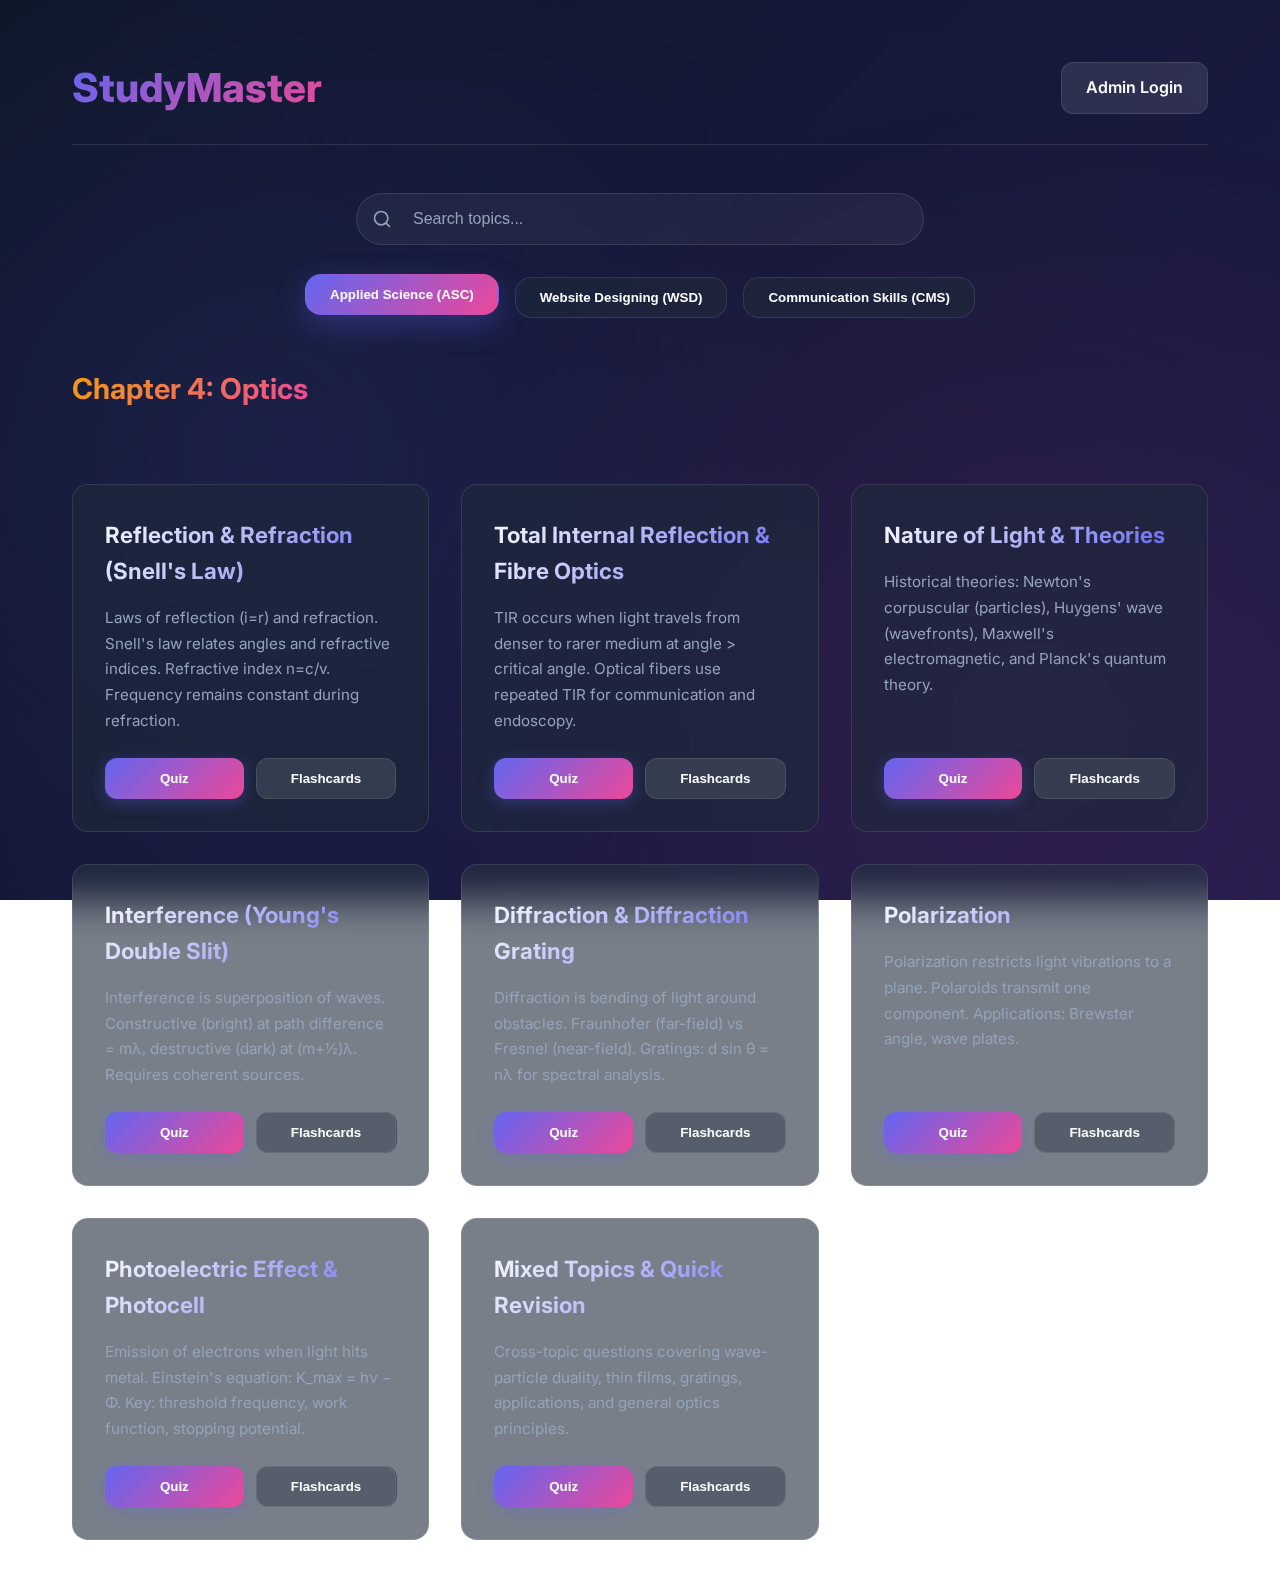
<file: index.html>
<!DOCTYPE html>
<html lang="en">
<head>
    <meta charset="UTF-8">
    <meta name="viewport" content="width=device-width, initial-scale=1.0">
    <title>StudyMaster - SBMP StudyMaterial</title>
    <link rel="stylesheet" href="styles/main.css">
    <link rel="preconnect" href="https://fonts.googleapis.com">
    <link rel="preconnect" href="https://fonts.gstatic.com" crossorigin>
    <link href="https://fonts.googleapis.com/css2?family=Inter:wght@400;500;600;700;800&display=swap" rel="stylesheet">
</head>
<body>
    <div class="container">
        <header>
            <h1>StudyMaster</h1>
            <nav>
                <a href="admin.html" class="btn btn-secondary">Admin Login</a>
            </nav>
        </header>

        <div id="subject-view">
            <div class="search-container">
                <svg class="search-icon" xmlns="http://www.w3.org/2000/svg" width="20" height="20" viewBox="0 0 24 24" fill="none" stroke="currentColor" stroke-width="2" stroke-linecap="round" stroke-linejoin="round"><circle cx="11" cy="11" r="8"></circle><line x1="21" y1="21" x2="16.65" y2="16.65"></line></svg>
                <input type="text" id="search-input" placeholder="Search topics..." class="search-input">
            </div>
            
            <div class="subject-selector">
                <button class="subject-btn active" data-subject="ASC">Applied Science (ASC)</button>
                <button class="subject-btn" data-subject="WSD">Website Designing (WSD)</button>
                <button class="subject-btn" data-subject="CMS">Communication Skills (CMS)</button>
            </div>

            <div id="topic-list" class="topic-grid">
                <!-- Topics will be injected here -->
            </div>
        </div>

        <div id="quiz-view" class="hidden">
            <div class="view-header">
                <button onclick="UI.showHome()" class="btn btn-text">← Back to Topics</button>
                <div class="quiz-stats">
                    <span id="quiz-progress">Question 1/10</span>
                    <span id="quiz-score">Score: 0</span>
                </div>
            </div>
            <div id="question-container" class="question-card">
                <!-- Question content -->
            </div>
        </div>

        <div id="flashcard-view" class="hidden">
            <div class="view-header">
                <button onclick="UI.showHome()" class="btn btn-text">← Back to Topics</button>
                <span id="fc-progress">1 / 10</span>
            </div>
            
            <div class="flashcard-container">
                <div id="active-flashcard" class="flashcard" onclick="UI.flipCard()">
                    <div class="flashcard-inner">
                        <div class="flashcard-front">
                            <div id="fc-front" class="fc-content">Front Content</div>
                            <div class="fc-hint">Tap to flip</div>
                        </div>
                        <div class="flashcard-back">
                            <div id="fc-back" class="fc-content">Back Content</div>
                            <div id="fc-source" class="fc-source">Source: Page 1</div>
                        </div>
                    </div>
                </div>
            </div>

            <div class="flashcard-controls">
                <button onclick="UI.prevCard()" class="btn btn-icon" aria-label="Previous">←</button>
                <button onclick="UI.flipCard()" class="btn btn-primary">Flip</button>
                <button onclick="UI.nextCard()" class="btn btn-icon" aria-label="Next">→</button>
            </div>
        </div>
    </div>
    <script src="scripts/sm2.js"></script>
    <script src="scripts/storage.js"></script>
    <script src="scripts/data.js"></script>
    <script src="scripts/ui.js"></script>
</body>
</html>
</file>
<file: styles/main.css>
/* Main CSS - Student View */
:root {
    --primary: #6366f1;
    --primary-hover: #4f46e5;
    --secondary: #ec4899;
    --accent: #f59e0b;
    --background: #0f172a;
    --background-gradient: linear-gradient(135deg, #0f172a 0%, #1e1b4b 100%);
    --surface: rgba(30, 41, 59, 0.6);
    --surface-hover: rgba(51, 65, 85, 0.8);
    --text: #f8fafc;
    --text-muted: #94a3b8;
    --success: #22c55e;
    --error: #ef4444;
    --border-radius: 16px;
    --transition: all 0.3s cubic-bezier(0.4, 0, 0.2, 1);
}

* {
    box-sizing: border-box;
}

body {
    font-family: 'Inter', system-ui, -apple-system, sans-serif;
    background: var(--background-gradient);
    background-attachment: fixed;
    color: var(--text);
    margin: 0;
    padding: 0;
    line-height: 1.6;
    min-height: 100vh;
    overflow-x: hidden;
}

body::before {
    content: '';
    position: fixed;
    top: 0;
    left: 0;
    width: 100%;
    height: 100%;
    background:
        radial-gradient(circle at 20% 50%, rgba(99, 102, 241, 0.1) 0%, transparent 50%),
        radial-gradient(circle at 80% 80%, rgba(236, 72, 153, 0.1) 0%, transparent 50%);
    pointer-events: none;
    z-index: -1;
}

/* Layout */
.container {
    max-width: 1200px;
    margin: 0 auto;
    padding: 2rem;
}

header {
    display: flex;
    justify-content: space-between;
    align-items: center;
    margin-bottom: 3rem;
    padding: 1.5rem 0;
    border-bottom: 1px solid rgba(255, 255, 255, 0.1);
    backdrop-filter: blur(10px);
}

h1 {
    font-size: 2.5rem;
    font-weight: 800;
    background: linear-gradient(135deg, var(--primary), var(--secondary), var(--accent));
    -webkit-background-clip: text;
    background-clip: text;
    -webkit-text-fill-color: transparent;
    margin: 0;
    animation: shimmer 3s ease-in-out infinite;
    background-size: 200% 200%;
}

@keyframes shimmer {

    0%,
    100% {
        background-position: 0% 50%;
    }

    50% {
        background-position: 100% 50%;
    }
}

/* Search Bar */
.search-container {
    max-width: 600px;
    margin: 1rem auto 2rem;
    padding: 0 1rem;
    position: relative;
}

.search-icon {
    position: absolute;
    left: 2rem;
    top: 50%;
    transform: translateY(-50%);
    color: var(--text-muted);
    pointer-events: none;
    z-index: 1;
}

.search-input {
    width: 100%;
    padding: 1rem 1.5rem 1rem 3.5rem;
    background: rgba(255, 255, 255, 0.05);
    border: 1px solid rgba(255, 255, 255, 0.1);
    border-radius: 50px;
    color: var(--text);
    font-size: 1rem;
    backdrop-filter: blur(10px);
    transition: all 0.3s ease;
}

.search-input:focus {
    outline: none;
    background: rgba(255, 255, 255, 0.1);
    border-color: var(--primary);
    box-shadow: 0 0 20px rgba(99, 102, 241, 0.2);
}

.search-input::placeholder {
    color: var(--text-muted);
}

/* Chapter Header */
.chapter-header {
    padding: 1rem 0;
    margin-bottom: 1.5rem;
    grid-column: 1 / -1;
}

.chapter-header h2 {
    font-size: 1.8rem;
    background: linear-gradient(135deg, var(--accent), var(--secondary));
    -webkit-background-clip: text;
    background-clip: text;
    -webkit-text-fill-color: transparent;
    display: inline-block;
    margin: 0;
}

/* Subject Selector */
.subject-selector {
    display: flex;
    gap: 1rem;
    margin-bottom: 2rem;
    flex-wrap: wrap;
    justify-content: center;
}

.subject-btn {
    background: var(--surface);
    backdrop-filter: blur(10px);
    border: 1px solid rgba(255, 255, 255, 0.1);
    color: var(--text);
    padding: 0.75rem 1.5rem;
    border-radius: var(--border-radius);
    cursor: pointer;
    font-weight: 600;
    transition: var(--transition);
    position: relative;
    overflow: hidden;
}

.subject-btn::before {
    content: '';
    position: absolute;
    top: 0;
    left: -100%;
    width: 100%;
    height: 100%;
    background: linear-gradient(90deg, transparent, rgba(255, 255, 255, 0.1), transparent);
    transition: left 0.5s;
}

.subject-btn:hover::before {
    left: 100%;
}

.subject-btn:hover,
.subject-btn.active {
    background: linear-gradient(135deg, var(--primary), var(--secondary));
    border-color: transparent;
    transform: translateY(-3px);
    box-shadow: 0 10px 30px rgba(99, 102, 241, 0.3);
}

/* Topic Grid */
.topic-grid {
    display: grid;
    grid-template-columns: repeat(auto-fill, minmax(300px, 1fr));
    gap: 2rem;
}

.topic-card {
    background: var(--surface);
    backdrop-filter: blur(20px);
    border: 1px solid rgba(255, 255, 255, 0.1);
    border-radius: var(--border-radius);
    padding: 2rem;
    transition: var(--transition);
    display: flex;
    flex-direction: column;
    position: relative;
    overflow: hidden;
}

.topic-card::before {
    content: '';
    position: absolute;
    top: 0;
    left: 0;
    right: 0;
    height: 4px;
    background: linear-gradient(90deg, var(--primary), var(--secondary), var(--accent));
    transform: scaleX(0);
    transition: transform 0.3s;
}

.topic-card:hover::before {
    transform: scaleX(1);
}

.topic-card:hover {
    transform: translateY(-8px) scale(1.02);
    box-shadow:
        0 20px 40px rgba(0, 0, 0, 0.4),
        0 0 0 1px rgba(99, 102, 241, 0.3);
    border-color: rgba(99, 102, 241, 0.5);
}

.topic-title {
    font-size: 1.4rem;
    font-weight: 700;
    margin-bottom: 1rem;
    background: linear-gradient(135deg, var(--text), var(--primary));
    -webkit-background-clip: text;
    background-clip: text;
    -webkit-text-fill-color: transparent;
}

.topic-summary {
    color: var(--text-muted);
    font-size: 0.95rem;
    flex-grow: 1;
    margin-bottom: 1.5rem;
    line-height: 1.7;
}

.card-actions {
    display: flex;
    gap: 0.75rem;
    flex-wrap: wrap;
}

.btn {
    padding: 0.75rem 1.5rem;
    border-radius: 12px;
    border: none;
    cursor: pointer;
    font-weight: 600;
    transition: var(--transition);
    text-decoration: none;
    display: inline-flex;
    align-items: center;
    justify-content: center;
    position: relative;
    overflow: hidden;
    flex: 1;
    min-width: 0;
}

.btn::after {
    content: '';
    position: absolute;
    top: 50%;
    left: 50%;
    width: 0;
    height: 0;
    border-radius: 50%;
    background: rgba(255, 255, 255, 0.2);
    transform: translate(-50%, -50%);
    transition: width 0.6s, height 0.6s;
}

.btn:active::after {
    width: 300px;
    height: 300px;
}

.btn-primary {
    background: linear-gradient(135deg, var(--primary), var(--secondary));
    color: white;
    box-shadow: 0 4px 15px rgba(99, 102, 241, 0.3);
}

.btn-primary:hover {
    transform: translateY(-2px);
    box-shadow: 0 8px 25px rgba(99, 102, 241, 0.4);
}

.btn-secondary {
    background: rgba(255, 255, 255, 0.1);
    backdrop-filter: blur(10px);
    color: var(--text);
    border: 1px solid rgba(255, 255, 255, 0.1);
}

.btn-secondary:hover {
    background: rgba(255, 255, 255, 0.2);
    transform: translateY(-2px);
}

/* Quiz Mode */
.quiz-container {
    max-width: 900px;
    margin: 0 auto;
    background: var(--surface);
    backdrop-filter: blur(20px);
    padding: 2.5rem;
    border-radius: var(--border-radius);
    box-shadow:
        0 10px 40px rgba(0, 0, 0, 0.3),
        0 0 0 1px rgba(255, 255, 255, 0.1);
}

.question-text {
    font-size: 1.6rem;
    font-weight: 600;
    margin-bottom: 2rem;
    line-height: 1.5;
    color: var(--text);
}

.options-grid {
    display: grid;
    gap: 1rem;
}

.option-btn {
    background: rgba(255, 255, 255, 0.05);
    backdrop-filter: blur(10px);
    border: 2px solid rgba(255, 255, 255, 0.1);
    padding: 1.25rem;
    border-radius: 12px;
    color: var(--text);
    text-align: left;
    cursor: pointer;
    transition: var(--transition);
    font-size: 1rem;
    position: relative;
}

.option-btn::before {
    content: '';
    position: absolute;
    left: 0;
    top: 0;
    bottom: 0;
    width: 4px;
    background: var(--primary);
    opacity: 0;
    transition: opacity 0.3s;
}

.option-btn:hover {
    background: rgba(255, 255, 255, 0.15);
    transform: translateX(5px);
    border-color: rgba(99, 102, 241, 0.5);
}

.option-btn:hover::before {
    opacity: 1;
}

.option-btn.correct {
    background: rgba(34, 197, 94, 0.2);
    border-color: var(--success);
    animation: pulse 0.5s;
}

.option-btn.incorrect {
    background: rgba(239, 68, 68, 0.2);
    border-color: var(--error);
    animation: shake 0.5s;
}

@keyframes pulse {

    0%,
    100% {
        transform: scale(1);
    }

    50% {
        transform: scale(1.02);
    }
}

@keyframes shake {

    0%,
    100% {
        transform: translateX(0);
    }

    25% {
        transform: translateX(-10px);
    }

    75% {
        transform: translateX(10px);
    }
}

/* Flashcards */
.flashcard-container {
    perspective: 1500px;
    width: 100%;
    max-width: 700px;
    height: 450px;
    margin: 2rem auto;
}

.flashcard {
    position: relative;
    width: 100%;
    height: 100%;
    text-align: center;
    cursor: pointer;
}

.flashcard.flipped .flashcard-inner {
    transform: rotateY(180deg);
}

.flashcard-inner {
    position: relative;
    width: 100%;
    height: 100%;
    transition: transform 0.8s cubic-bezier(0.4, 0, 0.2, 1);
    transform-style: preserve-3d;
}

.flashcard-front,
.flashcard-back {
    position: absolute;
    width: 100%;
    height: 100%;
    backface-visibility: hidden;
    display: flex;
    flex-direction: column;
    align-items: center;
    justify-content: center;
    padding: 3rem;
    background: var(--surface);
    backdrop-filter: blur(20px);
    border: 1px solid rgba(255, 255, 255, 0.1);
    border-radius: var(--border-radius);
    box-sizing: border-box;
    box-shadow: 0 20px 60px rgba(0, 0, 0, 0.3);
}

.flashcard-front {
    background: linear-gradient(135deg, rgba(99, 102, 241, 0.1), rgba(236, 72, 153, 0.1));
}

.flashcard-back {
    transform: rotateY(180deg);
    background: linear-gradient(135deg, rgba(236, 72, 153, 0.1), rgba(245, 158, 11, 0.1));
}

.fc-content {
    font-size: 1.6rem;
    font-weight: 500;
    line-height: 1.6;
    color: var(--text);
}

.fc-hint {
    margin-top: 2rem;
    font-size: 0.9rem;
    color: var(--text-muted);
    opacity: 0.7;
}

.fc-source {
    margin-top: 2rem;
    font-size: 0.85rem;
    color: var(--text-muted);
    font-style: italic;
    padding: 0.5rem 1rem;
    background: rgba(255, 255, 255, 0.05);
    border-radius: 8px;
}

.flashcard-controls {
    display: flex;
    justify-content: center;
    align-items: center;
    gap: 1rem;
    margin-top: 2rem;
}

.btn-icon {
    min-width: 60px;
    font-size: 1.5rem;
}

.card-content {
    font-size: 1.6rem;
    font-weight: 500;
    line-height: 1.6;
}

/* View Header */
.view-header {
    display: flex;
    justify-content: space-between;
    align-items: center;
    margin-bottom: 2rem;
    padding: 1rem;
    background: rgba(255, 255, 255, 0.05);
    border-radius: 12px;
}

.quiz-stats {
    display: flex;
    gap: 2rem;
    font-weight: 600;
}

.btn-text {
    background: rgba(99, 102, 241, 0.1);
    border: 1px solid rgba(99, 102, 241, 0.3);
    color: var(--primary);
    font-weight: 600;
    cursor: pointer;
    transition: var(--transition);
    padding: 0.5rem 1rem;
    border-radius: 8px;
    font-size: 0.9rem;
    display: inline-flex;
    align-items: center;
    gap: 0.5rem;
}

.btn-text:hover {
    background: rgba(99, 102, 241, 0.2);
    border-color: var(--primary);
    transform: translateX(-3px);
    box-shadow: 0 2px 8px rgba(99, 102, 241, 0.2);
}

.question-card {
    background: var(--surface);
    backdrop-filter: blur(20px);
    padding: 2.5rem;
    border-radius: var(--border-radius);
    box-shadow:
        0 10px 40px rgba(0, 0, 0, 0.3),
        0 0 0 1px rgba(255, 255, 255, 0.1);
}

/* Utilities */
.hidden {
    display: none !important;
}

.fade-in {
    animation: fadeIn 0.6s ease-out;
}

@keyframes fadeIn {
    from {
        opacity: 0;
        transform: translateY(20px);
    }

    to {
        opacity: 1;
        transform: translateY(0);
    }
}

.source-tag {
    font-size: 0.85rem;
    color: var(--text-muted);
    margin-top: 1.5rem;
    font-style: italic;
    padding: 0.5rem 1rem;
    background: rgba(255, 255, 255, 0.05);
    border-radius: 8px;
    display: inline-block;
}

/* Responsive Design */
@media (max-width: 768px) {
    .container {
        padding: 1rem;
    }

    h1 {
        font-size: 2rem;
    }

    header {
        flex-direction: column;
        gap: 1rem;
        text-align: center;
    }

    .subject-selector {
        justify-content: center;
    }

    .topic-grid {
        grid-template-columns: 1fr;
        gap: 1.5rem;
    }

    .quiz-container {
        padding: 1.5rem;
    }

    .question-text {
        font-size: 1.3rem;
    }

    .flashcard-container {
        height: 350px;
    }

    .flashcard-front,
    .flashcard-back {
        padding: 2rem;
    }

    .card-content {
        font-size: 1.3rem;
    }

    .btn {
        width: 100%;
    }
}

@media (max-width: 480px) {
    h1 {
        font-size: 1.75rem;
    }

    .topic-card {
        padding: 1.5rem;
    }

    .topic-title {
        font-size: 1.2rem;
    }

    .quiz-container {
        padding: 1rem;
    }

    .question-text {
        font-size: 1.1rem;
    }

    .option-btn {
        padding: 1rem;
    }

    .flashcard-container {
        height: 300px;
    }
}

/* Loading & Progress indicators */
.quiz-header {
    background: rgba(255, 255, 255, 0.05);
    padding: 1rem;
    border-radius: 12px;
    margin-bottom: 2rem;
}

/* Smooth scrolling */
html {
    scroll-behavior: smooth;
}

/* Focus styles for accessibility */
.btn:focus,
.option-btn:focus,
.subject-btn:focus {
    outline: 2px solid var(--primary);
    outline-offset: 2px;
}
</file>
